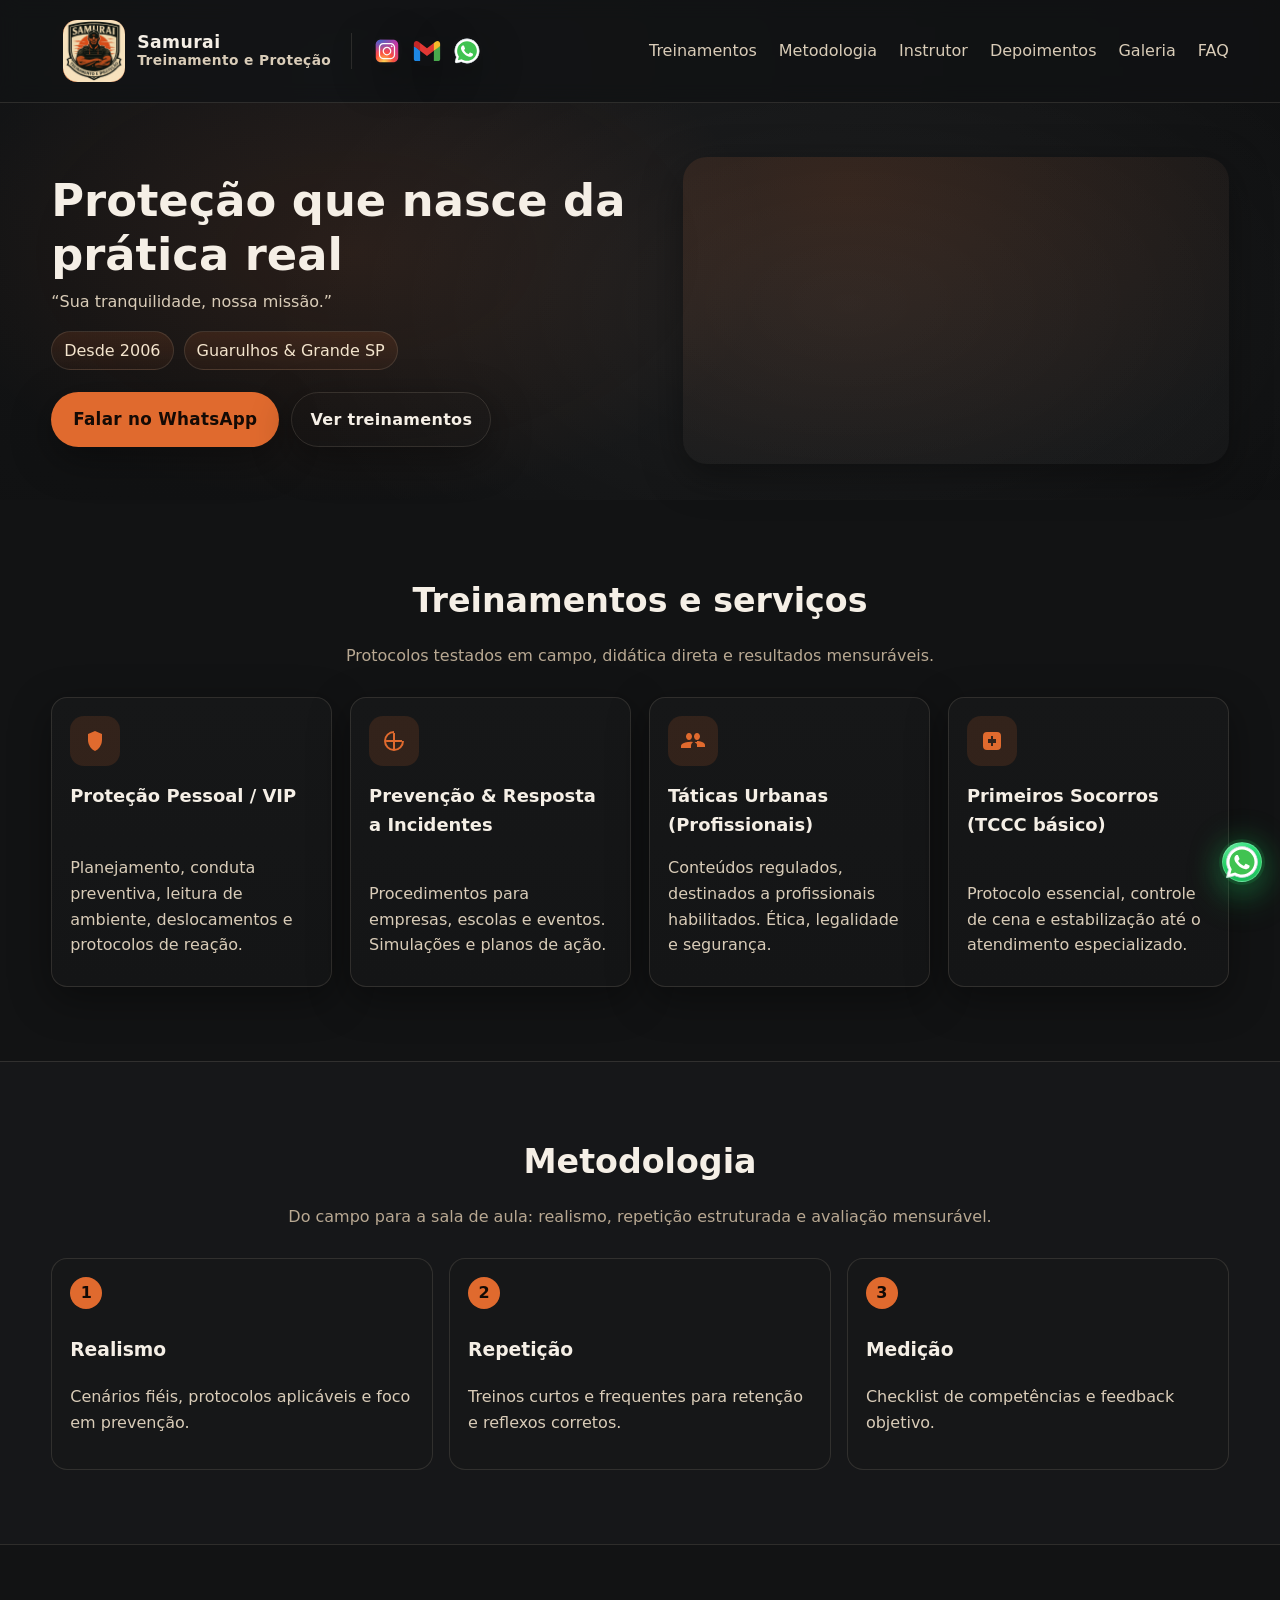
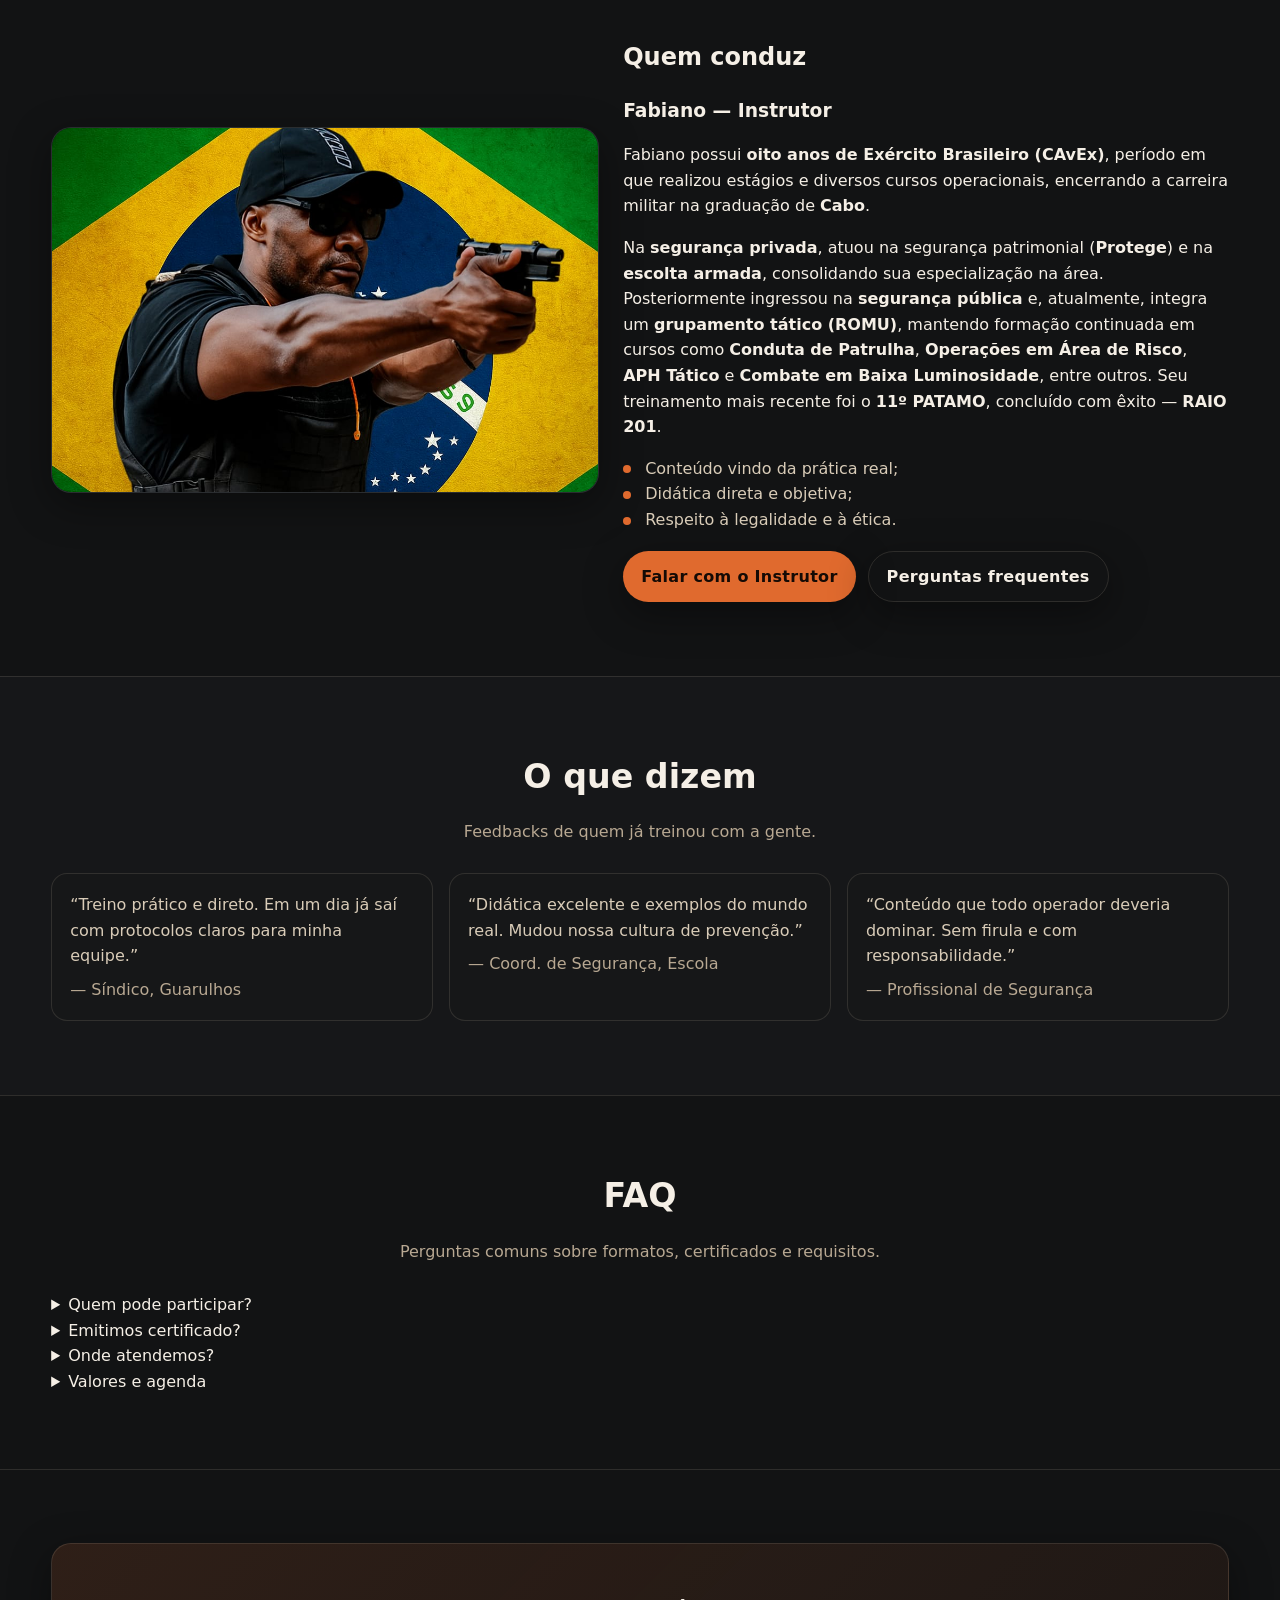
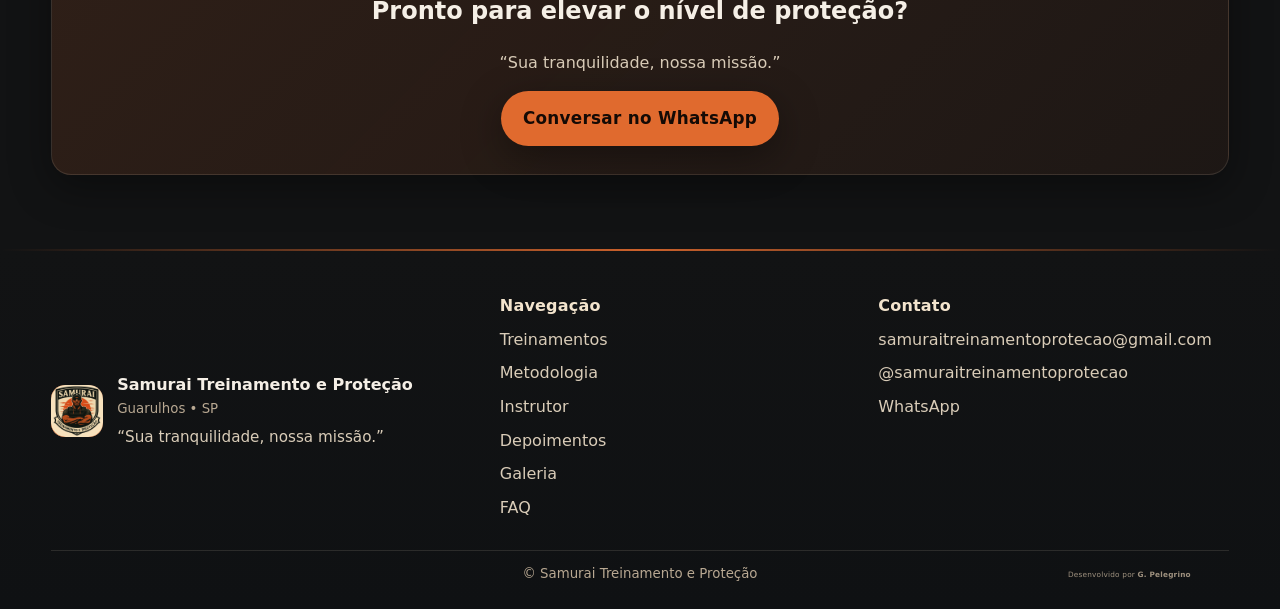
<file: index.html>
<!doctype html>
<html lang="pt-BR">
<head>
  <meta charset="utf-8" />
  <meta name="viewport" content="width=device-width, initial-scale=1" />
  <title>Samurai Treinamento e Proteção</title>

  <!-- Meta SEO básica -->
  <meta name="description" content="Treinamentos de proteção e segurança com foco na prática real. Sua tranquilidade, nossa missão." />
  <meta name="theme-color" content="#0d1117" />

  <!-- Open Graph / Twitter (compartilhamento) -->
  <meta property="og:title" content="Samurai Treinamento e Proteção" />
  <meta property="og:description" content="Treinamentos de proteção para a vida real. Sua tranquilidade, nossa missão." />
  <meta property="og:image" content="assets/imgbr.jpeg" />
  <meta property="og:type" content="website" />
  <meta property="og:locale" content="pt_BR" />
  <meta name="twitter:card" content="summary_large_image" />

  <!-- Pré-carregar poster do herói para sensação de velocidade -->
  <link rel="preload" href="assets/imgbr.jpeg" as="image" />
  <link rel="stylesheet" href="styles.css" />
  <link rel="shortcut icon" href="assets/logo.jpeg" type="image/x-icon">
</head>
<body>

  <!-- ===================== HEADER ===================== -->
  <header class="site-header">
    <div class="container header-inner">
<!-- BRAND sofisticada (logo + título + ícones) -->
<div class="brand brand-card">
  <!-- link do início (logo em moldura + título em duas linhas) -->
  <a class="brand-home" href="#home" aria-label="Samurai - início">
    <span class="brand-mark">
      <img src="assets/logo.jpeg" alt="Logo Samurai Treinamento e Proteção">
    </span>
    <span class="brand-title">
      <strong class="brand-name">Samurai</strong>
      <span class="brand-sub">Treinamento e Proteção</span>
    </span>
  </a>

  <!-- divisor fino entre título e ícones -->
  <span class="brand-divider" aria-hidden="true"></span>

  <!-- ícones -->
  <div class="brand-social" aria-label="Redes e contato">
    <!-- Instagram -->
    <a class="is-insta" href="https://www.instagram.com/samuraitreinamentoprotecao"
     target="_blank" rel="noopener" aria-label="Instagram">
    <img src="assets/instagram.svg.svg" alt="Instagram" class="brand-icon">
  </a>

    <!-- Gmail (outline) -->
    <a class="is-mail" href="mailto:samuraitreinamentoprotecao@gmail.com"
       aria-label="Enviar e-mail">
      <img src="assets/gmail.svg" alt="Gmail" class="brand-icon">
    </a>

    <!-- WhatsApp (outline limpo) -->
    <a class="is-wa" data-cta="header" href="#" aria-label="WhatsApp">
      <img src="assets/whatsapp.svg" alt="WhatsApp" class="brand-icon">
    </a>
  </div>
</div>

      <!-- botão do menu mobile -->
      <button class="nav-toggle" aria-controls="nav" aria-expanded="false" aria-label="Abrir menu">
        <span></span><span></span><span></span>
      </button>

      <nav id="nav" class="nav">
        <!-- âncoras com scroll suave + scrollspy no JS -->
        <a href="#treinamentos">Treinamentos</a>
        <a href="#metodologia">Metodologia</a>
        <a href="#instrutor">Instrutor</a>
        <a href="#depoimentos">Depoimentos</a>
 <a href="galeria.html">Galeria</a>
        <a href="#faq">FAQ</a>
      </nav>
    </div>
  </header>

  <!-- ===================== HERO===================== -->
  <section id="home" class="hero">
    <div class="container hero-grid">
      <!-- Coluna de texto -->
      <div class="hero-copy">
        <h1>Proteção que nasce da prática real</h1>
        <p class="lead">“Sua tranquilidade, nossa missão.”</p>

        <ul class="badges">
          <li>Desde 2006</li>
          <li>Guarulhos & Grande SP</li>
        </ul>

        <div class="actions">
          <a class="btn btn-lg" data-cta="hero" href="#" rel="noopener">Falar no WhatsApp</a>
          <a class="btn btn-ghost" href="#treinamentos">Ver treinamentos</a>
        </div>
      </div>

      <!-- Coluna do vídeo emoldurado (sem cortar, sem perder qualidade) -->
      <div class="frame-video fill">
        <video class="hero-video" autoplay muted loop playsinline preload="metadata"
               poster="">
          <source src="assets/instruction.mp4" type="video/mp4" />
        </video>
      </div>
    </div>
  </section>

  <!-- ===================== TREINAMENTOS ===================== -->
  <section id="treinamentos" class="section">
    <div class="container">
      <header class="section-head">
        <h2>Treinamentos e serviços</h2>
        <p>Protocolos testados em campo, didática direta e resultados mensuráveis.</p>
      </header>

      <div class="grid-cards">
        <!-- 1 -->
        <article class="card" data-topic="Proteção Pessoal / VIP">
          <div class="card-icn">
            <svg viewBox="0 0 24 24" aria-hidden="true"><path d="M12 2l7 3v6c0 5-3.5 9.74-7 11-3.5-1.26-7-6-7-11V5l7-3z"/></svg>
          </div>
          <h3>Proteção Pessoal / VIP</h3>
          <p>Planejamento, conduta preventiva, leitura de ambiente, deslocamentos e protocolos de reação.</p>
        </article>

        <!-- 2 -->
        <article class="card" data-topic="Prevenção e Resposta a Incidentes">
          <div class="card-icn">
            <svg viewBox="0 0 24 24" aria-hidden="true"><path d="M12 2a10 10 0 1010 10h-2A8 8 0 1112 4V2zm1 9h7v2h-7v7h-2v-7H4v-2h7V4h2v7z"/></svg>
          </div>
          <h3>Prevenção & Resposta a Incidentes</h3>
          <p>Procedimentos para empresas, escolas e eventos. Simulações e planos de ação.</p>
        </article>

        <!-- 3 -->
        <article class="card" data-topic="Táticas Urbanas (Profissionais)">
          <div class="card-icn">
            <svg viewBox="0 0 24 24" aria-hidden="true"><path d="M16 11c1.66 0 3-1.57 3-3.5S17.66 4 16 4s-3 1.57-3 3.5S14.34 11 16 11zM8 11c1.66 0 3-1.57 3-3.5S9.66 4 8 4 5 5.57 5 7.5 6.34 11 8 11zm0 2c-2.67 0-8 1.34-8 4v2h10v-2c0-1.48.75-2.75 1.92-3.66C10.99 12.5 9.62 13 8 13zm8 0c-.9 0-1.72.12-2.44.33C15.5 14.18 16 15.03 16 16v2h8v-2c0-2.66-5.33-4-8-4z"/></svg>
          </div>
          <h3>Táticas Urbanas (Profissionais)</h3>
          <p>Conteúdos regulados, destinados a profissionais habilitados. Ética, legalidade e segurança.</p>
        </article>

        <!-- 4 -->
        <article class="card" data-topic="Primeiros Socorros (TCCC básico)">
          <div class="card-icn">
            <svg viewBox="0 0 24 24" aria-hidden="true"><path d="M7 3h10a4 4 0 014 4v10a4 4 0 01-4 4H7a4 4 0 01-4-4V7a4 4 0 014-4zm4 4v3H8v4h3v3h2v-3h3V10h-3V7h-2z"/></svg>
          </div>
          <h3>Primeiros Socorros (TCCC básico)</h3>
          <p>Protocolo essencial, controle de cena e estabilização até o atendimento especializado.</p>
        </article>
      </div>
    </div>
  </section>

  <!-- ===================== METODOLOGIA ===================== -->
  <section id="metodologia" class="section alt">
    <div class="container">
      <header class="section-head">
        <h2>Metodologia</h2>
        <p>Do campo para a sala de aula: realismo, repetição estruturada e avaliação mensurável.</p>
      </header>

      <ol class="steps">
        <li><span>1</span><h3>Realismo</h3><p>Cenários fiéis, protocolos aplicáveis e foco em prevenção.</p></li>
        <li><span>2</span><h3>Repetição</h3><p>Treinos curtos e frequentes para retenção e reflexos corretos.</p></li>
        <li><span>3</span><h3>Medição</h3><p>Checklist de competências e feedback objetivo.</p></li>
      </ol>
    </div>
  </section>

  <!-- ===================== INSTRUTOR (bio do Fabiano) ===================== -->
  <section id="instrutor" class="section">
    <div class="container instructor">
      <!-- moldura que mantém a imagem inteira (contain, sem crop) -->
      <figure class="portrait">
        <img src="assets/imgbr.jpeg" alt="Instrutor Fabiano em contexto operacional" loading="lazy">
      </figure>

      <div class="bio">
        <h2>Quem conduz</h2>
        <h3>Fabiano — Instrutor</h3>

       <p>
  Fabiano possui <strong>oito anos de Exército Brasileiro (CAvEx)</strong>, período em que realizou estágios e diversos cursos operacionais,
  encerrando a carreira militar na graduação de <strong>Cabo</strong>.
</p>
<p>
  Na <strong>segurança privada</strong>, atuou na segurança patrimonial (<strong>Protege</strong>) e na <strong>escolta armada</strong>, consolidando sua especialização na área.
  Posteriormente ingressou na <strong>segurança pública</strong> e, atualmente, integra um <strong>grupamento tático (ROMU)</strong>, mantendo formação continuada em cursos como
  <strong>Conduta de Patrulha</strong>, <strong>Operações em Área de Risco</strong>, <strong>APH Tático</strong> e <strong>Combate em Baixa Luminosidade</strong>, entre outros.
  Seu treinamento mais recente foi o <strong>11º PATAMO</strong>, concluído com êxito — <strong>RAIO 201</strong>.
</p>


        <ul class="ticks">
          <li>Conteúdo vindo da prática real;</li>
          <li>Didática direta e objetiva;</li>
          <li>Respeito à legalidade e à ética.</li>
        </ul>

        <div class="actions">
          <a class="btn" data-cta="instrutor" href="#" rel="noopener">Falar com o Instrutor</a>
          <a class="btn btn-ghost" href="#faq">Perguntas frequentes</a>
        </div>
      </div>
    </div>
  </section>

  <!-- ===================== DEPOIMENTOS ===================== -->
  <section id="depoimentos" class="section alt">
    <div class="container">
      <header class="section-head">
        <h2>O que dizem</h2>
        <p>Feedbacks de quem já treinou com a gente.</p>
      </header>

      <div class="quotes">
        <blockquote>“Treino prático e direto. Em um dia já saí com protocolos claros para minha equipe.” <cite>— Síndico, Guarulhos</cite></blockquote>
        <blockquote>“Didática excelente e exemplos do mundo real. Mudou nossa cultura de prevenção.” <cite>— Coord. de Segurança, Escola</cite></blockquote>
        <blockquote>“Conteúdo que todo operador deveria dominar. Sem firula e com responsabilidade.” <cite>— Profissional de Segurança</cite></blockquote>
      </div>
    </div>
  </section>

  <!-- ===================== FAQ ===================== -->
  <section id="faq" class="section">
    <div class="container">
      <header class="section-head">
        <h2>FAQ</h2>
        <p>Perguntas comuns sobre formatos, certificados e requisitos.</p>
      </header>

      <div class="faq">
        <details><summary>Quem pode participar?</summary><p>Módulos para empresas e público geral. Conteúdos regulados são exclusivos a profissionais habilitados.</p></details>
        <details><summary>Emitimos certificado?</summary><p>Sim. Com carga horária, conteúdos e avaliação prática quando aplicável.</p></details>
        <details><summary>Onde atendemos?</summary><p>Guarulhos e Grande SP. Outras regiões, sob consulta.</p></details>
        <details><summary>Valores e agenda</summary><p>In-company, turmas abertas e imersões. Solicite proposta pelo WhatsApp.</p></details>
      </div>
    </div>
  </section>

  <!-- ===================== CTA FINAL ===================== -->
  <section class="section cta">
    <div class="container cta-box">
      <h2>Pronto para elevar o nível de proteção?</h2>
      <p class="lead">“Sua tranquilidade, nossa missão.”</p>
      <a class="btn btn-lg" data-cta="final" href="#" rel="noopener">Conversar no WhatsApp</a>
    </div>
  </section>

  <!-- ===================== RODAPÉ ===================== -->
  <footer class="site-footer">
  <!-- fileira principal -->
  <div class="container foot-grid">
    <!-- coluna: marca -->
    <div class="foot-brand">
      <span class="foot-mark">
        <img src="assets/logo.jpeg" alt="Logo Samurai" width="44" height="44">
      </span>
      <div>
        <strong>Samurai Treinamento e Proteção</strong>
        <small>Guarulhos • SP</small>
        <p class="foot-slogan">“Sua tranquilidade, nossa missão.”</p>
      </div>
    </div>

    <!-- coluna: navegação -->
    <nav class="foot-col">
      <h4>Navegação</h4>
      <ul>
        <li><a href="#treinamentos">Treinamentos</a></li>
        <li><a href="#metodologia">Metodologia</a></li>
        <li><a href="#instrutor">Instrutor</a></li>
        <li><a href="#depoimentos">Depoimentos</a></li>
        <a href="galeria.html">Galeria</a>
        <li><a href="#faq">FAQ</a></li>
      </ul>
    </nav>

    <!-- coluna: contato -->
    <div class="foot-col">
      <h4>Contato</h4>
      <ul>
        <li><a href="mailto:samuraitreinamentoprotecao@gmail.com">samuraitreinamentoprotecao@gmail.com</a></li>
        <li><a href="https://www.instagram.com/samuraitreinamentoprotecao" target="_blank" rel="noopener">@samuraitreinamentoprotecao</a></li>
        <li><a data-cta="footer" href="#" rel="noopener">WhatsApp</a></li>
      </ul>
    </div>
  </div>

  <!-- faixa inferior -->
  <div class="foot-bottom">
    <small>© <span id="year"></span> Samurai Treinamento e Proteção</small>
    <a href="https://www.linkedin.com/in/guimachadodev/" target="_blank" rel="pelegrinoPage" class="credit">
    <small>Desenvolvido por <b>G. Pelegrino</b></small>
    </a>
  </div>
</footer>

  <!-- Botão flutuante do WhatsApp (orbe premium + tooltip) -->
<a class="fab-wa" data-cta="floating" href="#" aria-label="Abrir WhatsApp" rel="noopener">
  <span class="fab-ring" aria-hidden="true"></span>
  <!-- Ícone branco nítido (inline) -->
  <img src="assets/whatsapp.svg" alt="">
  <span class="fab-tooltip">Falar no WhatsApp</span>
</a>


  <!-- Botão Voltar ao Topo -->
  <button id="backToTop" aria-label="Voltar ao topo" title="Topo">
    <svg viewBox="0 0 24 24" aria-hidden="true"><path d="M12 4l-8 8h5v8h6v-8h5z"/></svg>
  </button>

  <!-- JSON-LD (dados estruturados básicos) -->
  <script type="application/ld+json">
  {
    "@context": "https://schema.org",
    "@type": "LocalBusiness",
    "name": "Samurai Treinamento e Proteção",
    "description": "Treinamentos de proteção e segurança com foco na prática real.",
    "areaServed": "Guarulhos e Grande São Paulo",
    "sameAs": ["https://www.instagram.com/samuraitreinamentoprotecao"],
    "slogan": "Sua tranquilidade, nossa missão"
  }
  </script>

  <script src="script.js"></script>
</body>
</html>
</file>
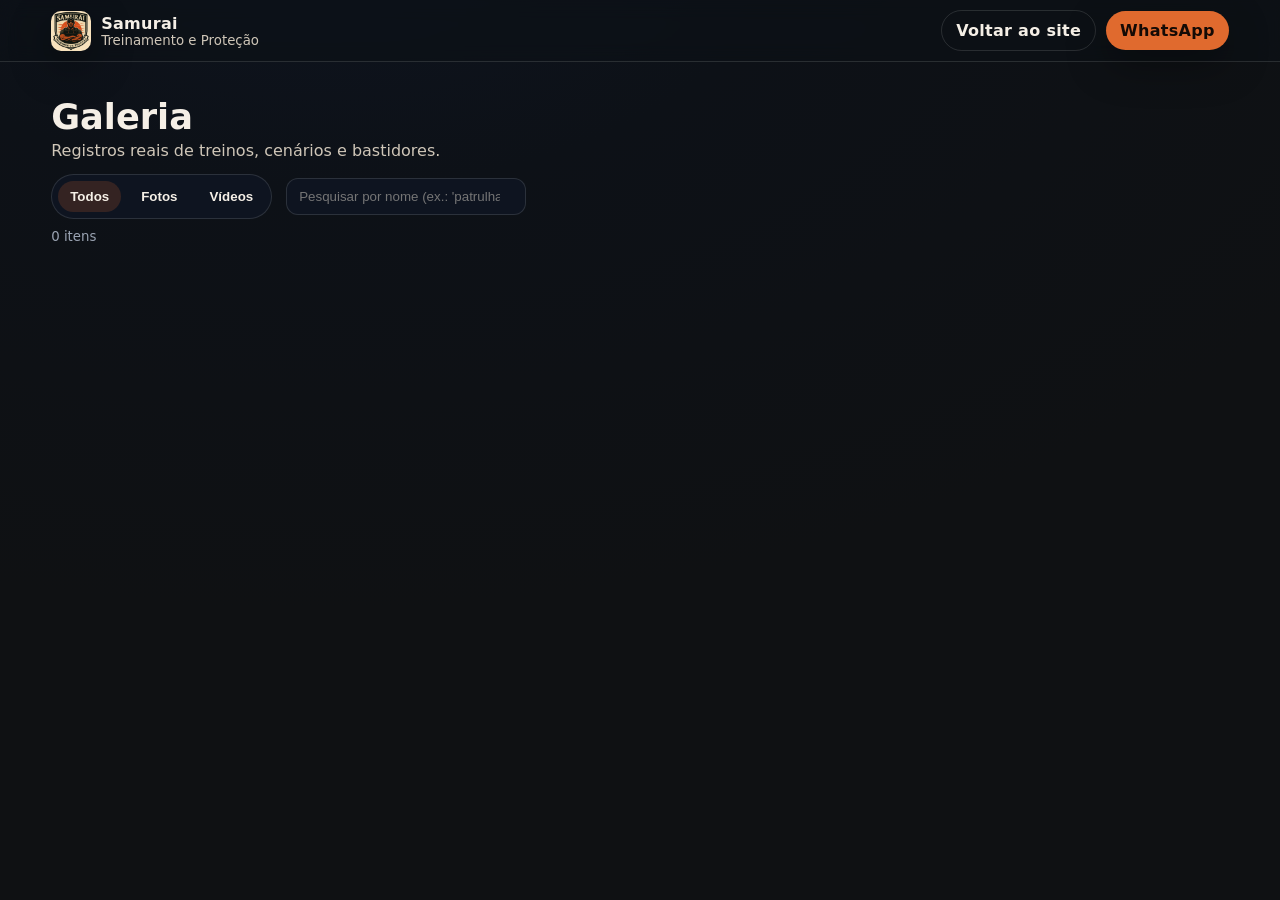
<file: galeria.html>
<!doctype html>
<html lang="pt-BR">
<head>
  <meta charset="utf-8"/>
  <meta name="viewport" content="width=device-width,initial-scale=1"/>
  <title>Galeria — Samurai Treinamento e Proteção</title>
  <meta name="description" content="Fotos e vídeos dos treinamentos — Samurai Treinamento e Proteção"/>
  <link rel="preload" href="assets/logo.jpeg" as="image">
  <link rel="stylesheet" href="galeria.css">
</head>
<body>
  <!-- Topbar minimalista com marca e ações -->
  <header class="gl-header">
    <div class="wrap">
      <a class="brand" href="index.html" aria-label="Voltar ao site">
        <img src="assets/logo.jpeg" alt="Logo Samurai" width="40" height="40">
        <span>
          <b>Samurai</b>
          <small>Treinamento e Proteção</small>
        </span>
      </a>

      <nav class="gl-actions">
        <a class="btn-ghost" href="index.html">Voltar ao site</a>
        <a class="btn" target="_blank" rel="noopener"
           href="https://wa.me/5511996592584?text=Ol%C3%A1%2C%20vim%20da%20Galeria%20e%20quero%20saber%20mais%20sobre%20os%20treinamentos.">
          WhatsApp
        </a>
      </nav>
    </div>
  </header>

  <!-- Hero enxuto -->
  <section class="gl-hero">
    <div class="wrap">
      <h1>Galeria</h1>
      <p class="lead">Registros reais de treinos, cenários e bastidores.</p>
      <div class="toolbox">
        <div class="filters" role="tablist" aria-label="Filtros">
          <button class="tab active" data-filter="all"   role="tab" aria-selected="true">Todos</button>
          <button class="tab"        data-filter="image" role="tab">Fotos</button>
          <button class="tab"        data-filter="video" role="tab">Vídeos</button>
        </div>
        <div class="search">
          <input id="q" type="search" placeholder="Pesquisar por nome (ex.: 'patrulha')" aria-label="Pesquisar">
        </div>
      </div>
      <small id="count" class="count">0 itens</small>
    </div>
  </section>

  <!-- Grade -->
  <main class="gl-main">
    <div class="wrap">
      <div id="grid" class="grid" aria-live="polite"></div>
    </div>
  </main>

  <!-- Lightbox -->
  <div id="lightbox" class="lightbox" hidden aria-hidden="true">
    <button class="lb-close" aria-label="Fechar">&times;</button>
    <figure class="lb-frame">
      <img id="lbImg" alt="" hidden>
      <video id="lbVid" controls hidden playsinline></video>
      <figcaption id="lbCap"></figcaption>
    </figure>
    <button class="lb-nav prev" aria-label="Anterior">&#10094;</button>
    <button class="lb-nav next" aria-label="Próximo">&#10095;</button>
  </div>

  <script src="galeria.js"></script>
</body>
</html>
</file>
<file: styles.css>
/* =========================================================
   Samurai Treinamento e Proteção — Landing Page V2
   PALETA BASEADA NA LOGO
   - Preto/charcoal (traço da logo)
   - Laranja queimado (sol/faixa)
   - Areia/creme (escudo/fundo)
   ========================================================= */

/* ======= Tokens (cores/tipografia/raios) ======= */
:root{
  /* TONS PRINCIPAIS (logo) */
  --ink:#0e0f10;                 /* preto do traço */
  --bg-900:#121314;              /* fundo escuro principal */
  --bg-800:#161719;              /* variação p/ gradientes */
  --card:#161718;                /* bloco/cards */
  --card-2:#141516;

  /* Areias/cremes quentes do escudo */
  --sand-50:#f3e4cd;             /* creme claro (textos suaves/badges) */
  --sand-100:#ead8bf;            /* creme base */
  --sand-300:#cdbb9f;            /* areia média (muted) */

  /* Laranja queimado do sol/faixas */
  --accent:#e06a2e;              /* principal */
  --accent-700:#c55823;          /* hover/intenso */
  --accent-soft:rgba(224,106,46,.14); /* fundos suaves */

  /* Outros */
  --text-100:#f5efe6;            /* texto principal (areia quase branca) */
  --text-300:#d9ccb8;            /* texto secundário */
  --muted:#b8a892;               /* descrições */
  --line:rgba(243,228,205,.12);  /* linhas sutis */

  --wa:#25D366;                  /* WhatsApp verde oficial */
  --wa-700:#1ebe5d;

  --shadow: 0 12px 40px rgba(0,0,0,.38);
  --radius: 18px;
}
/* ===== Layout-aware background (alinhado ao container) ===== */
:root{
  /* mesmas medidas do .container */
  --wrap-max: 1180px;
  --wrap: min(var(--wrap-max), 92vw);
  /* quanto sobra de cada lado → margem lateral do container */
  --container-x: calc((100vw - var(--wrap)) / 2);

  /* pontos de foco dos gradientes (ajuste fino se quiser) */
  --hero-focus-x: calc(var(--container-x) + 300px);             /* atrás do título (coluna esquerda) */
  --hero-media-x: calc(100vw - var(--container-x) - 380px);     /* atrás do vídeo (coluna direita) */
}
:root{
  /* faixas alternadas a partir de #treinamentos */
  --band-dark: var(--bg-900);   /* mais escuro */
  --band-light: var(--bg-800);  /* um pouco mais claro */
}
:root{
  /* proporção padrão da foto do instrutor (Largura/Altura) */
  --portrait-ratio: 3/2; /* 1.5 */
}


*{box-sizing:border-box}
html,body{height:100%}
body{
  margin:0;
  font-family: ui-sans-serif, system-ui, -apple-system, Segoe UI, Roboto, "Helvetica Neue", Arial;
  color:var(--text-100);
   background: radial-gradient(1200px 800px at var(--hero-focus-x) 80px, var(--bg-800), var(--bg-900) 40%, var(--ink) 100%);
  line-height:1.6;
}
img{max-width:100%; display:block}
a{color:inherit; text-decoration:none}
.container{width:min(1180px, 92%); margin-inline:auto}

/* ======= Header ======= */
.site-header{
  position:sticky; top:0; z-index:50;
  background:rgba(18,19,20,.6); 
  backdrop-filter: blur(10px);
  border-bottom:1px solid var(--line);
}
.header-inner{display:flex; align-items:center; justify-content:space-between; padding:12px 0}
.brand{display:flex; gap:10px; align-items:center}
.brand img{border-radius:12px; box-shadow:var(--shadow)}
.brand span{font-weight:800; letter-spacing:.4px}
/* ===== BRAND sofisticada ===== */
.brand-card{
  display:flex; align-items:center; gap:14px;
  padding:8px 12px;
  border-radius:16px;
  position:relative;
}

.brand-home{ display:flex; align-items:center; gap:12px; text-decoration:none; }
.brand-home:hover .brand-name{ color:var(--sand-50); }

/* Moldura do logo com aro em gradiente da cor da marca */
.brand-mark{
  position:relative; width:62px; height:62px; border-radius:14px; overflow:hidden;
}
.brand-mark img{
  width:100%; height:100%; object-fit:cover; border-radius:12px;
}
/* aro externo em gradiente laranja queimado */
.brand-mark::after{
  content:""; position:absolute; inset:-1px; border-radius:16px; padding:1px;
  background: conic-gradient(from 220deg, rgba(224,106,46,.9), rgba(224,106,46,.25), rgba(224,106,46,.9));
  -webkit-mask: linear-gradient(#000 0 0) content-box, linear-gradient(#000 0 0);
  -webkit-mask-composite: xor; mask-composite: exclude;
}

/* Título em duas linhas */
.brand-title{ display:flex; flex-direction:column; line-height:1; }
.brand-name{
  font-weight:900; letter-spacing:.4px; font-size:1.08rem; color:var(--text-100);
}
.brand-sub{
  margin-top:3px; font-size:.86rem; letter-spacing:.3px; color:var(--text-300);
}

/* Divisor vertical fino */
.brand-divider{
  width:1px; height:36px; background:var(--line);
  margin:0 6px;
}

/* Ícones */
.brand-social{ display:flex; align-items:center; gap:10px; }
.brand-social a{
  width:30px; height:30px; border-radius:50%;
  display:grid; place-items:center;
  color:#e6e6e6;
  transition: transform .15s ease, background .15s ease, border-color .15s ease, color .15s ease;
}
.brand-social a:hover{ transform: translateY(-1px); }
.brand-social svg{ width:18px; height:18px; }

/* cores de marca */
.brand-social a.is-insta{ color:#C13584; }
.brand-social a.is-mail{ color:#EA4335; }
.brand-social a.is-wa{ color:#25D366; }

/* hovers coloridos */
.brand-social a.is-insta:hover{ background: rgba(193,53,132,.15); border-color: rgba(193,53,132,.35); }
.brand-social a.is-mail:hover{ background: rgba(234,67,53,.15);  border-color: rgba(234,67,53,.35); }
.brand-social a.is-wa:hover{   background: rgba(37,211,102,.15); border-color: rgba(37,211,102,.35); }

/* Responsivo: economiza espaço em telas menores */
@media (max-width:820px){
  .brand-mark{ width:56px; height:56px; }
  .brand-name{ font-size:1rem; }
}
@media (max-width:660px){
  .brand-sub{ display:none; }     /* some a linha de baixo do título */
  .brand-divider{ display:none; } /* e o divisor para caber tudo */
}


.nav{display:flex; gap:22px; align-items:center}
.nav a{color:var(--text-300); font-weight:500}
.nav a:hover,.nav a.active{color:var(--text-100)}
.btn{
  display:inline-flex; align-items:center; justify-content:center;
  background:var(--accent); color:#140a05; border:none;
  padding:12px 18px; border-radius:999px; box-shadow:var(--shadow);
  font-weight:800; letter-spacing:.3px; transition: transform .15s ease, background .2s ease;
}
.btn:hover{transform:translateY(-1px); background:var(--accent-700)}
.btn-ghost{background:transparent; border:1px solid var(--line); color:var(--text-100)}
.btn-sm{padding:8px 14px; font-size:.95rem}
.btn-lg{padding:14px 22px; font-size:1.05rem}

.nav-toggle{display:none; width:40px; height:40px; background:transparent; border:none; position:relative}
.nav-toggle span{position:absolute; left:10px; right:10px; height:2px; background:#fff; transition:.3s}
.nav-toggle span:nth-child(1){top:12px}
.nav-toggle span:nth-child(2){top:19px}
.nav-toggle span:nth-child(3){top:26px}
.nav-open .nav-toggle span:nth-child(1){transform:translateY(7px) rotate(45deg)}
.nav-open .nav-toggle span:nth-child(2){opacity:0}
.nav-open .nav-toggle span:nth-child(3){transform:translateY(-7px) rotate(-45deg)}
@media (max-width:900px){
  .nav-toggle{display:block}
  .nav{
    position:fixed; inset:60px 0 auto 0; background:rgba(18,19,20,.94);
    padding:16px; display:grid; gap:12px; transform:translateY(-120%); transition:.3s;
    border-bottom:1px solid var(--line);
  }
  .nav-open #nav{transform:translateY(0)}
}

/* ======= Hero (split) ======= */
.hero{padding:54px 0 36px}
/* ===== Camadas de fundo alinhadas às colunas do hero ===== */
.hero{ position:relative; }
.hero::before{
  content:""; position:absolute; inset:0; z-index:0; pointer-events:none;
  background:
    /* luz quente sutil atrás do texto (usa a cor da logo) */
    radial-gradient(700px 420px at var(--hero-focus-x) 150px, rgba(224,106,46,.10), transparent 60%),
    /* vinheta suave atrás da mídia à direita */
    radial-gradient(900px 520px at var(--hero-media-x) 200px, rgba(255,255,255,.06), transparent 65%);
}
.hero-grid{ position:relative; z-index:1; } /* conteúdo por cima do ::before */

.hero-grid{display:grid; grid-template-columns:1.05fr .95fr; gap:28px; align-items:center}
@media (max-width:980px){ .hero-grid{grid-template-columns:1fr; gap:20px} }

.hero-copy h1{margin:0 0 8px; font-size:clamp(1.8rem, 3.5vw, 3rem); line-height:1.2}
.lead{color:var(--text-300); margin:0 0 16px}
.badges{display:flex; flex-wrap:wrap; gap:10px; padding:0; margin:0 0 22px; list-style:none}
.badges li{
  background:linear-gradient(180deg, var(--accent-soft), rgba(224,106,46,.06));
  border:1px solid var(--line); border-radius:999px; padding:6px 12px; color:var(--sand-50)
}
.actions{display:flex; gap:12px; flex-wrap:wrap}

/* Moldura do vídeo com brilho laranja sutil (sem crop) */
.frame-video{
  position:relative; border-radius:24px; overflow:hidden;
  background: radial-gradient(500px 300px at 30% 10%, var(--accent-soft), rgba(255,255,255,.02));
  box-shadow: var(--shadow);
  aspect-ratio: 16 / 9;               /* quadro elegante em qualquer tela */
  display:grid; place-items:center;
}
/* === VIDEO FILL MODE: vídeo ocupa 100% da box (cover), sem descer === */
.frame-video.fill{
  position:relative;
  overflow:hidden;        /* esconde só o que exceder do cover */
}

.frame-video.fill > .hero-video{
  position:absolute !important; /* ignora qualquer regra anterior */
  inset:0 !important;           /* cola em todas as bordas da box */
  width:100% !important;
  height:100% !important;
  transform:none !important;    /* remove translate(-50%,-50%) */
  object-fit:cover !important;  /* preenche a box */
  object-position:center !important; /* centraliza o corte */
  display:block;
}

.hero-video{
  position:absolute; top:55%; left:50%; transform:translate(-50%,-50%);
  display:block; filter:contrast(1.05) saturate(1.05);
  /* classes alternadas via JS para não cortar/distorcer */
}
.hero-video.fit-width{ width:100%; height:auto; }
.hero-video.fit-height{  width:auto; }

/* ======= Sections ======= */
.section{padding:74px 0}
.section.alt{background:linear-gradient(180deg, rgba(255,255,255,.02), rgba(255,255,255,.00))}
.section-head{text-align:center; margin-bottom:28px}
.section-head h2{margin:0 0 8px; font-size:clamp(1.4rem, 2.6vw, 2.2rem)}
.section-head p{color:var(--muted)}

/* ======= Cards (treinamentos/serviços) ======= */
.grid-cards{
  display:grid; gap:18px;
  grid-template-columns: repeat(4, minmax(0,1fr));
}
@media (max-width:1120px){ .grid-cards{grid-template-columns: repeat(2,1fr)} }
@media (max-width:620px){ .grid-cards{grid-template-columns: 1fr} }

.card{
  background:linear-gradient(180deg, var(--card), var(--card-2));
  border:1px solid var(--line); border-radius:16px; padding:18px;
  box-shadow:var(--shadow); transition:.2s transform, .2s border-color, .2s box-shadow;
  display:grid; grid-template-rows:auto 1fr auto; gap:10px
}
.card:hover{transform:translateY(-4px); border-color:rgba(224,106,46,.25); box-shadow:0 16px 46px rgba(0,0,0,.45)}
.card-icn{width:50px; height:50px; border-radius:14px; display:grid; place-items:center; background:var(--accent-soft)}
.card-icn svg{width:24px; height:24px; fill:var(--accent)}
.card h3{margin:6px 0 6px; font-size:1.12rem}
.card p{color:var(--text-300); margin:0 0 10px}
.card-cta{color:var(--accent); font-weight:700}

/* ======= Metodologia ======= */
.steps{display:grid; grid-template-columns:repeat(3,1fr); gap:16px; margin:24px 0 0; padding:0; list-style:none}
@media (max-width:900px){ .steps{grid-template-columns:1fr} }
.steps li{background:var(--card); border:1px solid var(--line); border-radius:16px; padding:18px}
.steps li span{
  display:inline-grid; place-items:center; width:32px; height:32px; border-radius:999px;
  background:var(--accent); color:#140a05; font-weight:900; margin-bottom:8px
}
.steps p{color:var(--text-300)}

/* ======= Instrutor ======= */
.instructor{display:grid; grid-template-columns: .95fr 1.05fr; gap:24px; align-items:center}
@media (max-width:980px){ .instructor{grid-template-columns:1fr} }

/* ===== Instrutor — imagem inteira, sem zoom ===== */
.portrait{
  margin:0;
  border-radius:20px;
  overflow:hidden;
  border:1px solid var(--line);
  background:#0e131a;          /* cor de fundo para as “barras” que sobrarem */
  aspect-ratio: var(--portrait-ratio); /* controla a altura da box */
  display:grid; place-items:center;
  box-shadow:var(--shadow);
}

/* imagem preenche a box, mas sem recortar (contain) */
.portrait img{
  height:125%;
  object-fit: contain;          /* <- chave: mostra a imagem inteira */
  object-position: center;      /* centraliza as sobras */
  display:block;
  margin-top: -30%;
}

.bio h3{margin:.2rem 0 1rem}
.ticks{list-style:none; padding:0; margin:12px 0 18px}
.ticks li{position:relative; padding-left:22px; color:var(--text-300)}
.ticks li::before{
  content:""; position:absolute; left:0; top:.6em; width:8px; height:8px; border-radius:50%;
  background:var(--accent)
}

/* ======= Depoimentos ======= */
.quotes{display:grid; grid-template-columns: repeat(3,1fr); gap:16px}
@media (max-width:980px){ .quotes{grid-template-columns:1fr} }
.quotes blockquote{
  margin:0; padding:18px; background:var(--card); border:1px solid var(--line); border-radius:16px; color:var(--text-300)
}
.quotes cite{display:block; margin-top:8px; color:var(--muted); font-style:normal}

/* ======= Galeria ======= */
.gallery{display:grid; gap:10px; grid-template-columns: repeat(4,1fr)}
@media (max-width:1100px){ .gallery{grid-template-columns: repeat(3,1fr)} }
@media (max-width:740px){ .gallery{grid-template-columns: repeat(2,1fr)} }
@media (max-width:480px){ .gallery{grid-template-columns: 1fr} }
.gallery figure{
  margin:0; border-radius:14px; overflow:hidden; border:1px solid var(--line);
  background:rgba(255,255,255,.02); cursor:pointer; box-shadow:var(--shadow)
}
.gallery img{width:100%; height:100%; object-fit:cover; object-position:center; display:block; aspect-ratio: 4/3}

/* Lightbox */
.lightbox{
  position:fixed; inset:0; background:rgba(0,0,0,.86); display:grid; place-items:center;
  z-index:80; padding:20px;
}
.lightbox[hidden]{display:none}
.lightbox img{max-width:min(1200px, 92vw); max-height:86vh; border-radius:16px; border:1px solid rgba(255,255,255,.15)}
.lightbox-close{
  position:absolute; top:18px; right:18px; width:44px; height:44px; border-radius:50%;
  font-size:28px; line-height:44px; text-align:center; border:none; color:#fff; background:rgba(255,255,255,.18); cursor:pointer
}

/* ======= CTA ======= */
.cta .cta-box{
  text-align:center; background:linear-gradient(135deg, var(--accent-soft), rgba(224,106,46,.06));
  border:1px solid var(--line); border-radius:20px; padding:28px; box-shadow:var(--shadow)
}

/* ======= Footer ======= */
/* ===== Footer sofisticado ===== */
.site-footer{
  position: relative;
  background: linear-gradient(180deg, var(--bg-900), #0f1113);
  padding-top: 8px; /* espaço para a régua superior */
  border-top: none;
}
/* régua superior com gradiente da marca */
.site-footer::before{
  content:"";
  position:absolute; top:0; left:0; right:0; height:2px;
  background: linear-gradient(90deg, transparent, var(--accent), transparent);
  opacity:.9;
}

/* grid de colunas */
.foot-grid{
  display:grid;
  grid-template-columns: 1.2fr 1fr 1fr;
  gap:28px;
  padding:36px 0 22px;
}
@media (max-width: 900px){
  .foot-grid{ grid-template-columns:1fr; gap:18px; }
}

/* bloco da marca */
.foot-brand{ display:flex; gap:14px; align-items:center; }
.foot-mark{
  position:relative; width:52px; height:52px; border-radius:14px; overflow:hidden;
  display:inline-grid; place-items:center;
}
.foot-mark img{ width:100%; height:100%; object-fit:cover; border-radius:12px; }
/* aro sutil em gradiente na marca */
.foot-mark::after{
  content:""; position:absolute; inset:-1px; border-radius:16px; padding:1px;
  background: conic-gradient(from 220deg, rgba(224,106,46,.9), rgba(224,106,46,.25), rgba(224,106,46,.9));
  -webkit-mask: linear-gradient(#000 0 0) content-box, linear-gradient(#000 0 0);
  -webkit-mask-composite: xor; mask-composite: exclude;
}
.foot-brand strong{ display:block; color:var(--text-100) }
.foot-brand small{ display:block; color:var(--muted) }
.foot-slogan{ margin:.35rem 0 0; color:var(--text-300); font-size:.95rem }

/* colunas */
.foot-col h4{
  margin:0 0 8px; font-size:1rem; color:var(--sand-50); letter-spacing:.2px;
}
.foot-col ul{ list-style:none; padding:0; margin:0 }
.foot-col li{ margin:8px 0 }
.foot-col a{
  color:var(--text-300);
  text-decoration: none;
  border-bottom:1px solid transparent;
  transition: color .15s ease, border-color .15s ease;
  text-underline-offset: 3px;
}
.foot-col a:hover{
  color:var(--sand-50);
  border-color: rgba(224,106,46,.35);
}

/* espaço reservado para o botão flutuante em telas pequenas */
:root{
  --fab-safe: 72px; /* ~56px do FAB + respiro */
}

/* ===== Footer — faixa inferior responsiva ===== */
.foot-bottom{
  border-top:1px solid var(--line);
  color:var(--muted);

  /* centraliza o conteúdo e limita à mesma largura do .container */
  max-width: var(--wrap);
  margin-inline: auto;
  padding: 12px clamp(12px, var(--container-x), 24px) 24px;

  /* layout desktop: esquerda | centro | direita */
  display: grid;
  grid-template-columns: 1fr auto 1fr;
  align-items: center;
  gap: 8px;
}

/* © — sempre no centro */
.foot-bottom small:first-child{
  grid-column: 2;
  justify-self: center;
  text-align: center;
}

/* crédito — à direita, com leve afastamento */
.foot-bottom .credit{
  grid-column: 3;
  justify-self: end;
  font-size: .55rem;
  letter-spacing: .2px;
  opacity: .85;
  padding-right: clamp(6px, 1.5vw, 14px);
}

/* MOBILE: empilha e dá espaço para o botão flutuante do WhatsApp */
@media (max-width: 820px){
  .foot-bottom{
    grid-template-columns: 1fr;
    justify-items: center;
    text-align: center;

    /* evita sobrepor o FAB */
    padding-left: 16px;
    padding-right: 16px;
    padding-bottom: calc(24px + var(--fab-safe));
  }

  .foot-bottom small:first-child{ grid-column: 1; }
  .foot-bottom .credit{
    grid-column: 1;
    margin-top: 6px;
    padding-right: 0;
  }
}

/* ======= FAB WhatsApp ======= */
/* ===== FAB WhatsApp — orbe premium ===== */
.fab-wa{
  position: fixed; right: 18px; bottom: 18px;
  width: 40px; height: 40px; border-radius: 50%;
  display: grid; place-items: center;
  /* orbe em degradê + brilho sutil */
  background:
    radial-gradient(120% 120% at 30% 20%, rgba(255,255,255,.25), transparent 40%),
    linear-gradient(180deg, #2fe17e, var(--wa) 45%, var(--wa-700));
  border: 1px solid rgba(255,255,255,.22);
  box-shadow:
    0 14px 36px rgba(37,211,102,.35),
    0 2px 8px rgba(0,0,0,.35);
  color:#fff; z-index:70; isolation:isolate;
  transition: transform .18s ease, box-shadow .18s ease, filter .18s ease;
}
.fab-wa:hover{ transform: translateY(-2px); box-shadow: 0 18px 44px rgba(37,211,102,.42), 0 4px 12px rgba(0,0,0,.38); }
.fab-wa:active{ transform: translateY(0); }

/* anel externo suave */
.fab-wa .fab-ring{
  position:absolute; inset:-4px; border-radius:50%;
  box-shadow: 0 0 0 3px rgba(37,211,102,.22) inset, 0 0 32px rgba(37,211,102,.25);
  pointer-events:none;
}

/* ícone branco visível */
.fab-wa svg{ width: 28px; height: 28px; fill:#fff; filter: drop-shadow(0 1px 0 rgba(0,0,0,.20)); }

/* Tooltip elegante (desktop) */
.fab-wa .fab-tooltip{
  position:absolute; right: 70px; bottom: 50%; transform: translateY(50%) translateX(6px);
  background: rgba(18,19,20,.92); color:#fff; border:1px solid var(--line);
  padding: 6px 10px; border-radius: 10px; font-size: .86rem; white-space: nowrap;
  box-shadow: var(--shadow); opacity:0; pointer-events:none; transition: .18s ease;
}
.fab-wa:hover .fab-tooltip{ opacity:1; transform: translateY(50%) translateX(0); }

/* Responsivo: reduz orbe no mobile e oculta tooltip */
@media (max-width: 640px){
  .fab-wa{ width: 40px; height: 40px; }
  .fab-wa svg{ width: 26px; height: 26px; }
  .fab-wa .fab-tooltip{ display:none; }
}

/* ======= Back to Top ======= */
#backToTop{
  position:fixed; right:18px; bottom:86px; width:44px; height:44px; border-radius:50%;
  background:rgba(255,255,255,.14); border:1px solid var(--line); color:#fff;
  display:grid; place-items:center; cursor:pointer; box-shadow:var(--shadow);
  opacity:0; pointer-events:none; transition:.2s
}
#backToTop.visible{opacity:1; pointer-events:auto}
#backToTop svg{width:20px; height:20px; fill:#fff}

/* ======= Acessibilidade: reduzir movimento ======= */
@media (prefers-reduced-motion: reduce){
  .btn{transition:none}
}


/* ===== Bandas a partir de Treinamentos ===== */
.section{
  position: relative;
  padding: 74px 0;                 /* mantém seu espaçamento */
  background: var(--band-dark);    /* faixa escura */
  z-index: 0;
}

/* Alternada: um pouco mais clara */
.section.alt{
  background: var(--band-light);
}

/* Garante que o conteúdo fique “certinho” acima de qualquer pseudo-fundo */
.section > .container{
  position: relative;
  z-index: 1;
}

/* Linhas divisórias sutis entre faixas (opcional, fica bem profissional) */
.section + .section{
  box-shadow: inset 0 1px 0 var(--line);
}

/* Anula o antigo pseudo-fundo da .section.alt (que ficava limitado ao container) */
.section.alt::before{ content: none !important; }
</file>
<file: galeria.css>
/* ===== Paleta (coerente com o site) ===== */
:root{
  --bg-900:#0d1117;
  --bg-800:#12161d;
  --ink:#0f1113;

  --text-100:#f5efe6;
  --text-300:#cfc6b8;
  --muted:#9aa3b2;

  --accent:#e06a2e;  /* laranja da marca */
  --accent-700:#c55823;

  --line:rgba(255,255,255,.12);
  --shadow:0 14px 40px rgba(0,0,0,.35);

  --wrap-max:1180px;
  --wrap:min(var(--wrap-max),92vw);
}

*{box-sizing:border-box}
html,body{height:100%}
body{
  margin:0; color:var(--text-100); background:radial-gradient(1200px 700px at 25% -10%, #0e1420, var(--bg-900) 40%, var(--ink));
  font-family: ui-sans-serif, system-ui, -apple-system, Segoe UI, Roboto, "Helvetica Neue", Arial;
}

/* ===== Wrap ===== */
.wrap{ width:var(--wrap); margin-inline:auto }

/* ===== Header ===== */
.gl-header{
  position:sticky; top:0; z-index:10;
  background:rgba(13,17,23,.6); backdrop-filter: blur(10px);
  border-bottom:1px solid var(--line);
}
.gl-header .wrap{ display:flex; align-items:center; justify-content:space-between; padding:10px 0 }
.brand{ display:flex; gap:10px; align-items:center; text-decoration:none; color:inherit }
.brand img{ border-radius:10px; box-shadow:var(--shadow) }
.brand b{ display:block; letter-spacing:.3px }
.brand small{ display:block; color:var(--text-300) }

.gl-actions{ display:flex; gap:10px; align-items:center }
.btn,.btn-ghost{
  display:inline-flex; align-items:center; justify-content:center;
  padding:10px 14px; border-radius:999px; font-weight:800; letter-spacing:.3px; text-decoration:none
}
.btn{ background:var(--accent); color:#140a05; box-shadow:var(--shadow) }
.btn:hover{ background:var(--accent-700) }
.btn-ghost{ border:1px solid var(--line); color:var(--text-100) }

/* ===== Hero ===== */
.gl-hero{ padding:34px 0 10px }
.gl-hero h1{ margin:0 0 4px; font-size:clamp(1.8rem,3vw,2.2rem) }
.lead{ margin:0 0 14px; color:var(--text-300) }

.toolbox{ display:flex; gap:14px; align-items:center; flex-wrap:wrap }
.filters{ display:flex; gap:8px; padding:6px; border:1px solid var(--line); border-radius:999px; background:#0e1420 }
.tab{
  padding:8px 12px; border-radius:999px; border:none; color:var(--text-100);
  background:transparent; cursor:pointer; font-weight:700
}
.tab.active{ background:rgba(224,106,46,.18) }
.search input{
  background:#0e1420; border:1px solid var(--line); color:var(--text-100);
  padding:10px 12px; border-radius:12px; min-width:240px
}
.count{ display:block; margin-top:10px; color:var(--muted) }

/* ===== Grid ===== */
.gl-main{ padding:22px 0 40px }
.grid{
  --size:260px;
  display:grid;
  grid-template-columns: repeat(auto-fill, minmax(var(--size),1fr));
  gap:14px;
}

/* Cartão de mídia */
.card{
  position:relative; overflow:hidden; border-radius:16px; border:1px solid var(--line);
  background:#0f1623; box-shadow:var(--shadow); cursor:pointer
}
.thumb{
  width:100%; height:100%; display:block; aspect-ratio:4/3; object-fit:cover; object-position:center
}
/* marca vídeo */
.badge{
  position:absolute; left:10px; top:10px; padding:4px 8px; border-radius:999px;
  background:rgba(0,0,0,.6); border:1px solid rgba(255,255,255,.2); color:#fff; font-size:.82rem; font-weight:800
}
/* Overlay */
.card::after{
  content:""; position:absolute; inset:0; background:linear-gradient(180deg, transparent, rgba(0,0,0,.35) 60%, rgba(0,0,0,.55));
  opacity:.0; transition:.2s
}
.card:hover::after{ opacity:1 }
.caption{
  position:absolute; left:12px; right:12px; bottom:10px; color:#e8e8e8; font-size:.92rem; font-weight:700;
  text-shadow:0 2px 8px rgba(0,0,0,.6); opacity:0; transition:.2s
}
.card:hover .caption{ opacity:1 }

/* ===== Lightbox ===== */
.lightbox{
  position:fixed; inset:0; background:rgba(0,0,0,.86);
  display:grid; place-items:center; z-index:50; padding:24px;
}
.lightbox[hidden]{ display:none }
.lb-frame{
  max-width:min(1200px, 92vw);
  width:100%;
  display:grid; gap:8px;
}
.lb-frame img,.lb-frame video{
  width:100%; max-height:82vh; object-fit:contain; background:#000; border-radius:16px; border:1px solid rgba(255,255,255,.15)
}
.lb-close{
  position:absolute; right:20px; top:16px; width:44px; height:44px; border-radius:50%;
  font-size:28px; line-height:44px; text-align:center; border:none; color:#fff; background:rgba(255,255,255,.18); cursor:pointer
}
.lb-nav{
  position:absolute; top:50%; transform:translateY(-50%);
  width:46px; height:46px; border-radius:50%; border:1px solid rgba(255,255,255,.25);
  background:rgba(0,0,0,.35); color:#fff; font-size:24px; line-height:42px; text-align:center; cursor:pointer
}
.lb-nav.prev{ left:16px } .lb-nav.next{ right:16px }
.lb-nav:hover{ background:rgba(0,0,0,.5) }
.lb-frame figcaption{ color:#d9d9d9; text-align:center; font-size:.95rem }
</file>
